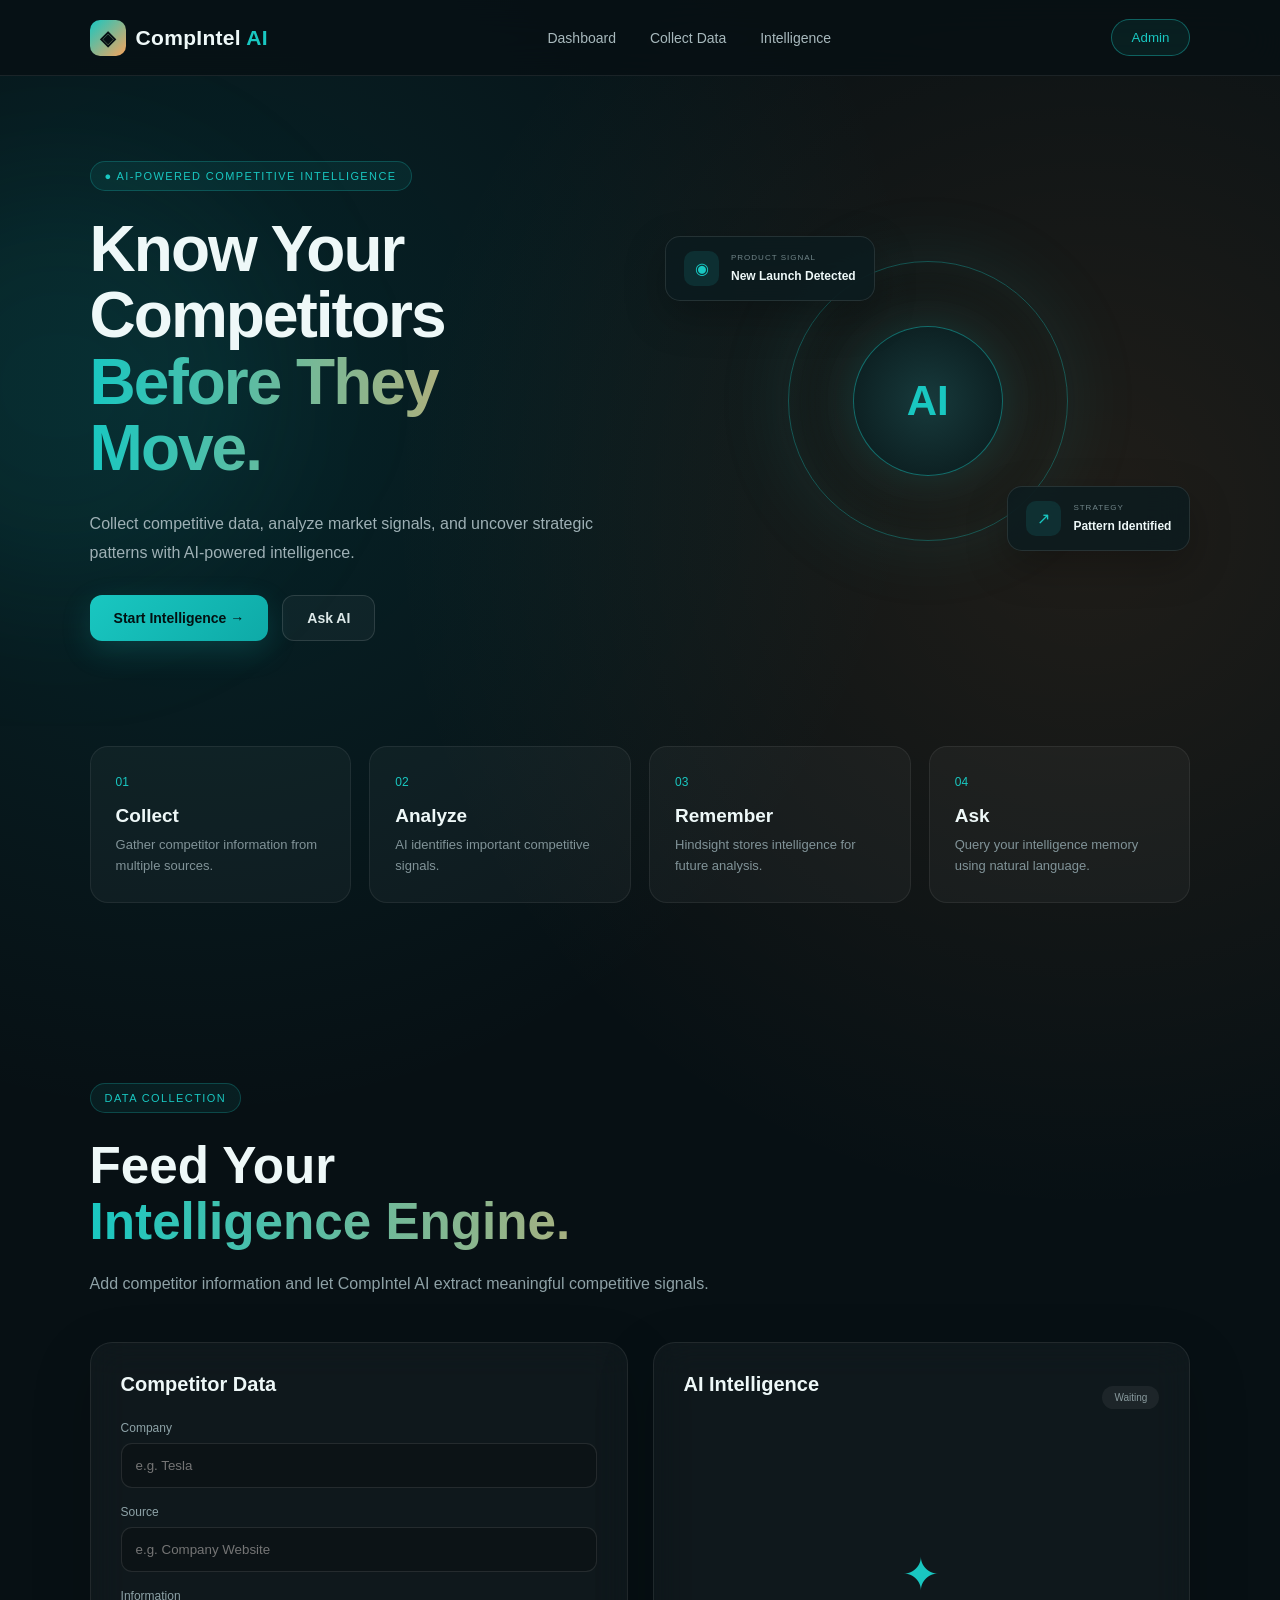
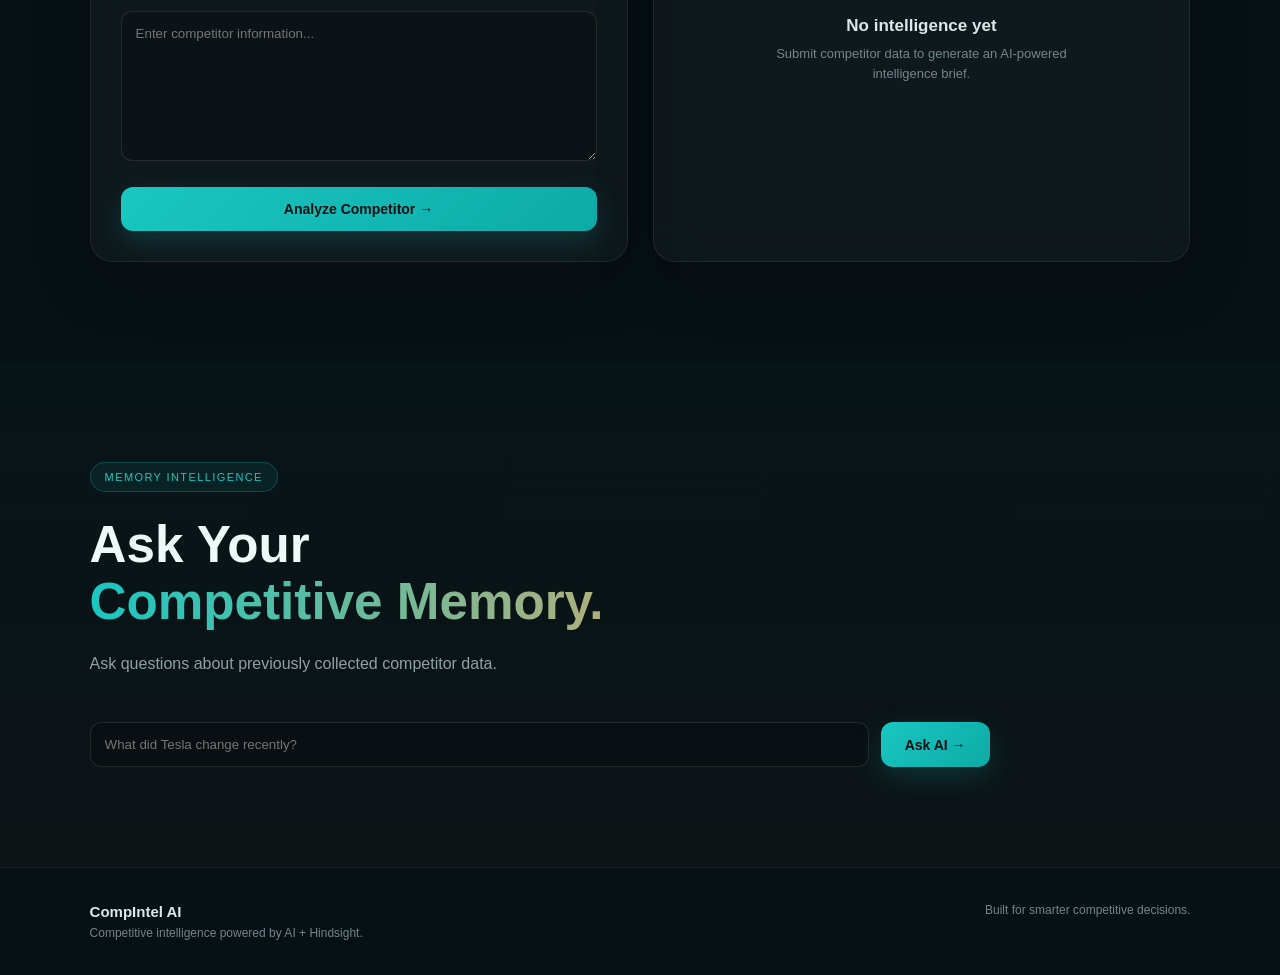
<file: froentend/index.html>
<!DOCTYPE html>
<html lang="en">
<head>
    <meta charset="UTF-8">
    <meta name="viewport" content="width=device-width, initial-scale=1.0">

    <title>CompIntel AI</title>

    <link rel="stylesheet" href="style.css">
</head>

<body>

    <!-- NAVBAR -->
    <nav class="navbar">
        <div class="logo">
            <span class="logo-icon">◈</span>
            <span>CompIntel <b>AI</b></span>
        </div>

        <div class="nav-links">
            <a href="#dashboard">Dashboard</a>
            <a href="#collect">Collect Data</a>
            <a href="#intelligence">Intelligence</a>
        </div>

        <button class="admin-btn">Admin</button>
    </nav>


    <!-- HERO -->
    <section class="hero" id="dashboard">

        <div class="hero-content">

            <div class="badge">
                ● AI-POWERED COMPETITIVE INTELLIGENCE
            </div>

            <h1>
                Know Your Competitors
                <span>Before They Move.</span>
            </h1>

            <p>
                Collect competitive data, analyze market signals,
                and uncover strategic patterns with AI-powered intelligence.
            </p>

            <div class="hero-buttons">
                <button class="primary-btn" onclick="scrollToCollect()">
                    Start Intelligence →
                </button>

                <button class="secondary-btn" onclick="askDemoQuestion()">
                    Ask AI
                </button>
            </div>

        </div>

        <div class="hero-visual">

            <div class="orbit-card card-one">
                <span>◉</span>
                <div>
                    <small>PRODUCT SIGNAL</small>
                    <strong>New Launch Detected</strong>
                </div>
            </div>

            <div class="ai-circle">
                <div class="ai-core">
                    AI
                </div>
            </div>

            <div class="orbit-card card-two">
                <span>↗</span>
                <div>
                    <small>STRATEGY</small>
                    <strong>Pattern Identified</strong>
                </div>
            </div>

        </div>

    </section>


    <!-- STATS -->
    <section class="stats">

        <div class="stat-card">
            <span>01</span>
            <h3>Collect</h3>
            <p>Gather competitor information from multiple sources.</p>
        </div>

        <div class="stat-card">
            <span>02</span>
            <h3>Analyze</h3>
            <p>AI identifies important competitive signals.</p>
        </div>

        <div class="stat-card">
            <span>03</span>
            <h3>Remember</h3>
            <p>Hindsight stores intelligence for future analysis.</p>
        </div>

        <div class="stat-card">
            <span>04</span>
            <h3>Ask</h3>
            <p>Query your intelligence memory using natural language.</p>
        </div>

    </section>


    <!-- COLLECT DATA -->
    <section class="workspace" id="collect">

        <div class="section-heading">
            <div class="badge">DATA COLLECTION</div>

            <h2>
                Feed Your
                <span>Intelligence Engine.</span>
            </h2>

            <p>
                Add competitor information and let CompIntel AI
                extract meaningful competitive signals.
            </p>
        </div>


        <div class="workspace-grid">

            <!-- INPUT -->
            <div class="glass-card">

                <h3>Competitor Data</h3>

                <label>Company</label>
                <input
                    id="company"
                    type="text"
                    placeholder="e.g. Tesla"
                >

                <label>Source</label>
                <input
                    id="source"
                    type="text"
                    placeholder="e.g. Company Website"
                >

                <label>Information</label>
                <textarea
                    id="content"
                    rows="8"
                    placeholder="Enter competitor information..."
                ></textarea>

                <button
                    class="primary-btn full-btn"
                    onclick="collectData()"
                >
                    Analyze Competitor →
                </button>

            </div>


            <!-- RESULT -->
            <div class="glass-card result-card">

                <div class="result-header">
                    <h3>AI Intelligence</h3>

                    <span id="status" class="status">
                        Waiting
                    </span>
                </div>

                <div id="analysisResult" class="result-content">

                    <div class="empty-state">
                        <div class="empty-icon">✦</div>

                        <h4>No intelligence yet</h4>

                        <p>
                            Submit competitor data to generate
                            an AI-powered intelligence brief.
                        </p>
                    </div>

                </div>

            </div>

        </div>

    </section>


    <!-- ASK AI -->
    <section class="ask-section" id="intelligence">

        <div class="section-heading">
            <div class="badge">MEMORY INTELLIGENCE</div>

            <h2>
                Ask Your
                <span>Competitive Memory.</span>
            </h2>

            <p>
                Ask questions about previously collected competitor data.
            </p>
        </div>


        <div class="ask-box">

            <input
                id="question"
                type="text"
                placeholder="What did Tesla change recently?"
            >

            <button
                class="primary-btn"
                onclick="askAgent()"
            >
                Ask AI →
            </button>

        </div>


        <div
            id="answerResult"
            class="answer-result"
        >
        </div>

    </section>


    <!-- FOOTER -->
    <footer>

        <div>
            <strong>CompIntel AI</strong>
            <p>Competitive intelligence powered by AI + Hindsight.</p>
        </div>

        <span>Built for smarter competitive decisions.</span>

    </footer>


    <script src="app.js"></script>

</body>
</html>
</file>
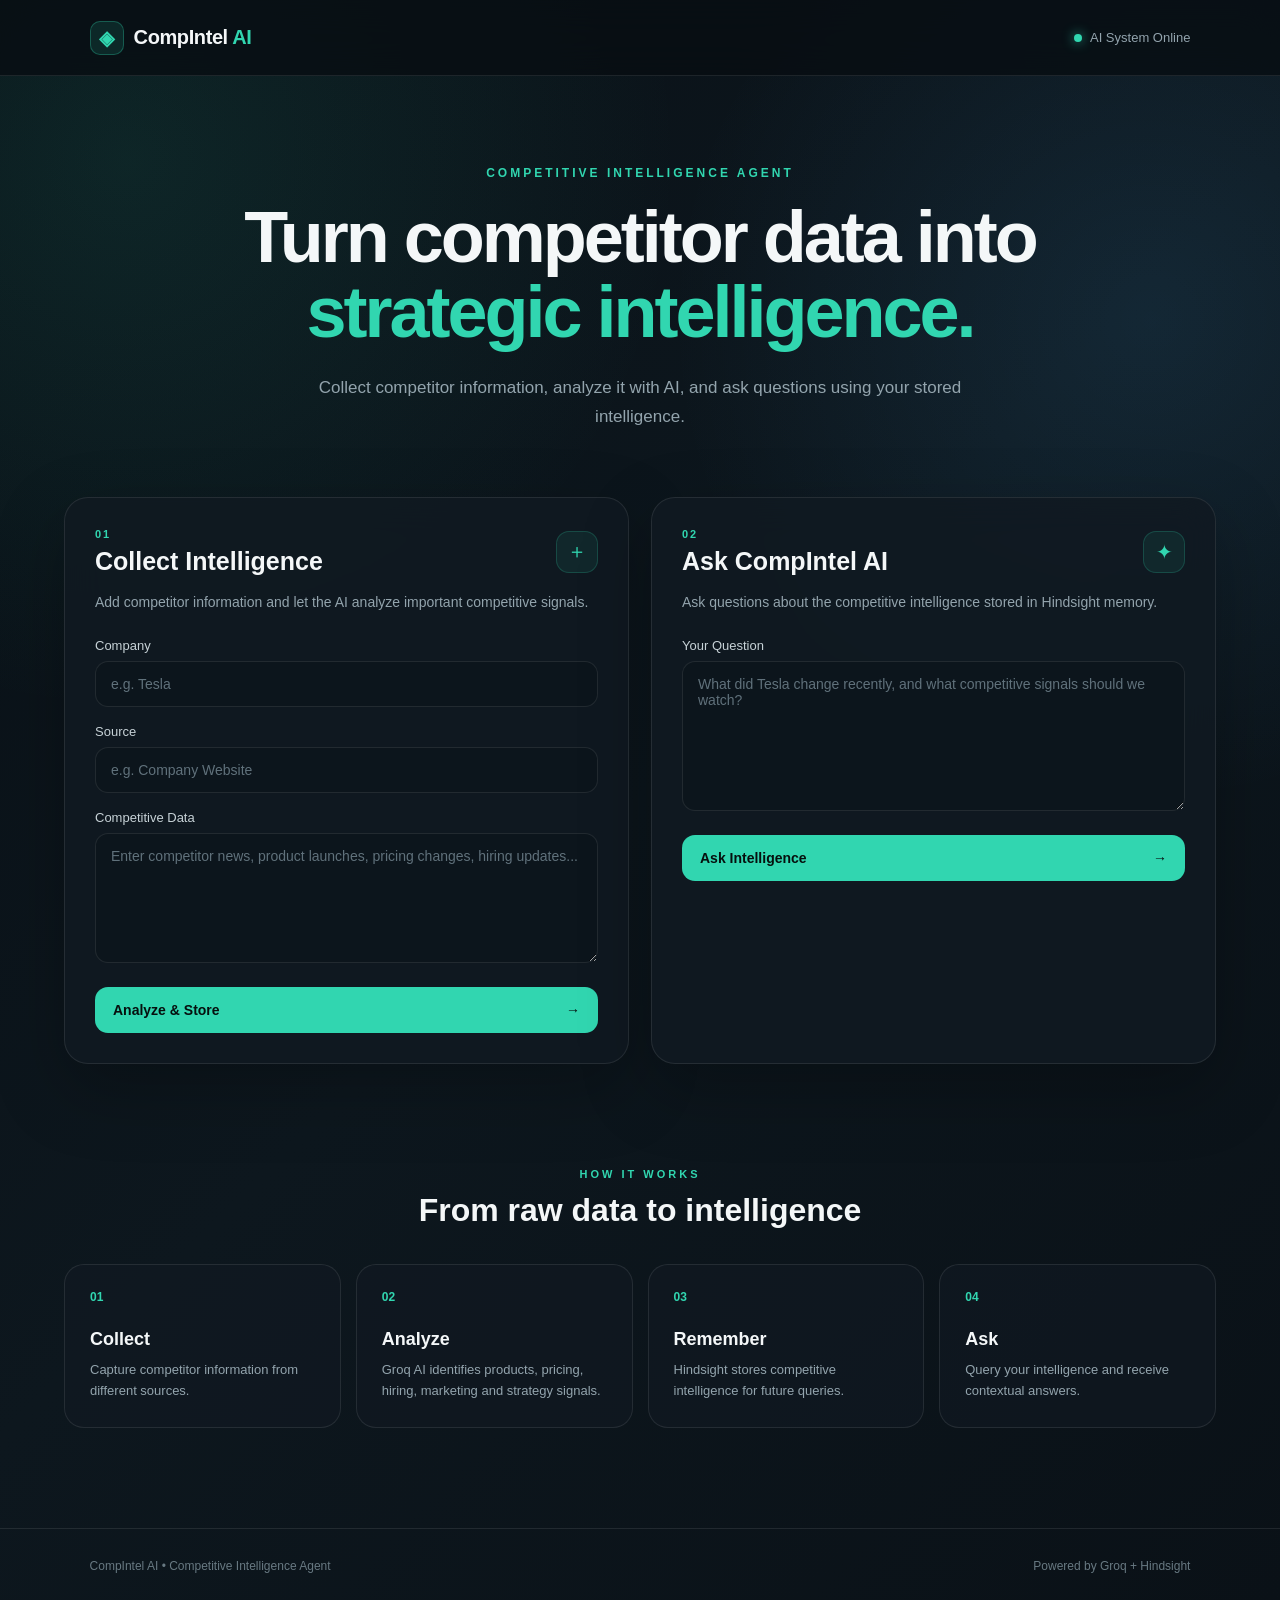
<file: frontend/index.html>
<!DOCTYPE html>
<html lang="en">
<head>
    <meta charset="UTF-8">
    <meta name="viewport" content="width=device-width, initial-scale=1.0">

    <title>CompIntel AI</title>

    <link rel="stylesheet" href="style.css">
</head>

<body>

    <header class="navbar">
        <div class="logo">
            <span class="logo-icon">◈</span>
            <span>CompIntel <b>AI</b></span>
        </div>

        <div class="nav-status">
            <span class="status-dot"></span>
            AI System Online
        </div>
    </header>


    <main class="container">

        <section class="hero">
            <div class="hero-content">
                <p class="eyebrow">COMPETITIVE INTELLIGENCE AGENT</p>

                <h1>
                    Turn competitor data into
                    <span>strategic intelligence.</span>
                </h1>

                <p class="hero-text">
                    Collect competitor information, analyze it with AI,
                    and ask questions using your stored intelligence.
                </p>
            </div>
        </section>


        <section class="dashboard">

            <!-- COLLECT DATA -->
            <div class="card collect-card">

                <div class="card-header">
                    <div>
                        <span class="card-label">01</span>
                        <h2>Collect Intelligence</h2>
                    </div>

                    <div class="icon-box">＋</div>
                </div>

                <p class="card-description">
                    Add competitor information and let the AI analyze
                    important competitive signals.
                </p>

                <label>Company</label>
                <input
                    type="text"
                    id="company"
                    placeholder="e.g. Tesla"
                >

                <label>Source</label>
                <input
                    type="text"
                    id="source"
                    placeholder="e.g. Company Website"
                >

                <label>Competitive Data</label>
                <textarea
                    id="content"
                    placeholder="Enter competitor news, product launches, pricing changes, hiring updates..."
                ></textarea>

                <button id="collectBtn" onclick="collectData()">
                    Analyze & Store
                    <span>→</span>
                </button>

                <div id="collectResult" class="result"></div>

            </div>


            <!-- ASK AI -->
            <div class="card ask-card">

                <div class="card-header">
                    <div>
                        <span class="card-label">02</span>
                        <h2>Ask CompIntel AI</h2>
                    </div>

                    <div class="icon-box">✦</div>
                </div>

                <p class="card-description">
                    Ask questions about the competitive intelligence
                    stored in Hindsight memory.
                </p>

                <label>Your Question</label>

                <textarea
                    id="question"
                    class="question-box"
                    placeholder="What did Tesla change recently, and what competitive signals should we watch?"
                ></textarea>

                <button id="askBtn" onclick="askAI()">
                    Ask Intelligence
                    <span>→</span>
                </button>

                <div id="askResult" class="answer-box"></div>

            </div>

        </section>


        <section class="workflow">

            <div class="workflow-title">
                <span>HOW IT WORKS</span>
                <h2>From raw data to intelligence</h2>
            </div>

            <div class="workflow-grid">

                <div class="workflow-item">
                    <div class="workflow-number">01</div>
                    <h3>Collect</h3>
                    <p>
                        Capture competitor information from different
                        sources.
                    </p>
                </div>

                <div class="workflow-item">
                    <div class="workflow-number">02</div>
                    <h3>Analyze</h3>
                    <p>
                        Groq AI identifies products, pricing, hiring,
                        marketing and strategy signals.
                    </p>
                </div>

                <div class="workflow-item">
                    <div class="workflow-number">03</div>
                    <h3>Remember</h3>
                    <p>
                        Hindsight stores competitive intelligence
                        for future queries.
                    </p>
                </div>

                <div class="workflow-item">
                    <div class="workflow-number">04</div>
                    <h3>Ask</h3>
                    <p>
                        Query your intelligence and receive contextual
                        answers.
                    </p>
                </div>

            </div>

        </section>

    </main>


    <footer>
        <p>CompIntel AI • Competitive Intelligence Agent</p>
        <span>Powered by Groq + Hindsight</span>
    </footer>


    <script src="app.js"></script>

</body>
</html>
</file>
<file: froentend/style.css>
* {
    margin: 0;
    padding: 0;
    box-sizing: border-box;
}

html {
    scroll-behavior: smooth;
}

body {
    font-family: Arial, Helvetica, sans-serif;
    background:
        radial-gradient(circle at 15% 15%, rgba(0, 180, 190, 0.12), transparent 30%),
        radial-gradient(circle at 85% 20%, rgba(255, 150, 70, 0.10), transparent 30%),
        #071014;
    color: #eef8f8;
    min-height: 100vh;
}


/* =========================
   NAVBAR
========================= */

.navbar {
    width: 100%;
    height: 76px;
    padding: 0 7%;
    display: flex;
    align-items: center;
    justify-content: space-between;

    background: rgba(7, 16, 20, 0.78);
    border-bottom: 1px solid rgba(255,255,255,0.08);

    backdrop-filter: blur(18px);

    position: sticky;
    top: 0;
    z-index: 100;
}

.logo {
    display: flex;
    align-items: center;
    gap: 10px;

    font-size: 21px;
    font-weight: 700;
    letter-spacing: 0.3px;
}

.logo-icon {
    width: 36px;
    height: 36px;

    display: flex;
    align-items: center;
    justify-content: center;

    border-radius: 10px;

    background: linear-gradient(
        135deg,
        #18c7c1,
        #f6a45c
    );

    color: #071014;
    font-size: 20px;
}

.logo b {
    color: #19c7c1;
}

.nav-links {
    display: flex;
    gap: 34px;
}

.nav-links a {
    color: #a8b9bd;
    text-decoration: none;
    font-size: 14px;

    transition: 0.3s;
}

.nav-links a:hover {
    color: #19c7c1;
}

.admin-btn {
    border: 1px solid rgba(25,199,193,0.4);

    background: rgba(25,199,193,0.08);

    color: #19c7c1;

    padding: 10px 20px;

    border-radius: 30px;

    cursor: pointer;
}


/* =========================
   HERO
========================= */

.hero {
    min-height: 650px;

    padding: 80px 7%;

    display: grid;

    grid-template-columns: 1fr 1fr;

    align-items: center;

    gap: 50px;

    position: relative;

    overflow: hidden;
}

.hero::before {
    content: "";

    position: absolute;

    width: 420px;
    height: 420px;

    background: rgba(25,199,193,0.08);

    filter: blur(80px);

    border-radius: 50%;

    left: -150px;
    top: 100px;
}

.hero-content {
    position: relative;
    z-index: 2;
}

.badge {
    display: inline-block;

    padding: 8px 14px;

    border-radius: 30px;

    background: rgba(25,199,193,0.08);

    border: 1px solid rgba(25,199,193,0.25);

    color: #19c7c1;

    font-size: 11px;

    letter-spacing: 1.4px;

    margin-bottom: 25px;
}

.hero h1 {
    font-size: clamp(42px, 5vw, 72px);

    line-height: 1.04;

    letter-spacing: -2px;

    max-width: 700px;
}

.hero h1 span,
.section-heading h2 span {
    display: block;

    background: linear-gradient(
        90deg,
        #19c7c1,
        #f6a45c
    );

    -webkit-background-clip: text;
    -webkit-text-fill-color: transparent;
}

.hero p {
    color: #9eb0b5;

    max-width: 590px;

    line-height: 1.8;

    margin: 28px 0;

    font-size: 16px;
}

.hero-buttons {
    display: flex;
    gap: 14px;
}

.primary-btn,
.secondary-btn {
    border: none;

    padding: 14px 24px;

    border-radius: 12px;

    font-size: 14px;

    font-weight: 600;

    cursor: pointer;

    transition: 0.3s;
}

.primary-btn {
    background: linear-gradient(
        135deg,
        #19c7c1,
        #0eaaa7
    );

    color: #031112;

    box-shadow:
        0 10px 30px rgba(25,199,193,0.18);
}

.primary-btn:hover {
    transform: translateY(-2px);

    box-shadow:
        0 14px 35px rgba(25,199,193,0.28);
}

.secondary-btn {
    background: rgba(255,255,255,0.04);

    color: #dce8e8;

    border: 1px solid rgba(255,255,255,0.12);
}

.secondary-btn:hover {
    background: rgba(255,255,255,0.08);
}


/* =========================
   HERO VISUAL
========================= */

.hero-visual {
    min-height: 430px;

    display: flex;

    align-items: center;

    justify-content: center;

    position: relative;
}

.ai-circle {
    width: 280px;
    height: 280px;

    border-radius: 50%;

    border: 1px solid rgba(25,199,193,0.35);

    display: flex;

    align-items: center;
    justify-content: center;

    box-shadow:
        0 0 80px rgba(25,199,193,0.10),
        inset 0 0 50px rgba(25,199,193,0.06);

    animation: float 5s ease-in-out infinite;
}

.ai-core {
    width: 150px;
    height: 150px;

    border-radius: 50%;

    display: flex;

    align-items: center;
    justify-content: center;

    font-size: 42px;

    font-weight: 800;

    background:
        radial-gradient(
            circle,
            #173a3c,
            #091719
        );

    border: 1px solid rgba(25,199,193,0.45);

    color: #19c7c1;

    box-shadow:
        0 0 60px rgba(25,199,193,0.2);
}

.orbit-card {
    position: absolute;

    display: flex;

    align-items: center;

    gap: 12px;

    padding: 14px 18px;

    border-radius: 15px;

    background: rgba(12,28,31,0.82);

    border: 1px solid rgba(255,255,255,0.1);

    backdrop-filter: blur(16px);

    box-shadow:
        0 15px 40px rgba(0,0,0,0.25);
}

.orbit-card span {
    width: 35px;
    height: 35px;

    display: flex;
    align-items: center;
    justify-content: center;

    border-radius: 10px;

    background: rgba(25,199,193,0.12);

    color: #19c7c1;
}

.orbit-card small {
    display: block;

    color: #718589;

    font-size: 8px;

    letter-spacing: 1px;

    margin-bottom: 4px;
}

.orbit-card strong {
    font-size: 12px;
}

.card-one {
    top: 50px;
    left: 0;
}

.card-two {
    right: 0;
    bottom: 65px;
}

@keyframes float {
    0%, 100% {
        transform: translateY(0);
    }

    50% {
        transform: translateY(-12px);
    }
}


/* =========================
   STATS
========================= */

.stats {
    padding: 20px 7% 80px;

    display: grid;

    grid-template-columns: repeat(4, 1fr);

    gap: 18px;
}

.stat-card {
    padding: 25px;

    border-radius: 18px;

    background: rgba(255,255,255,0.035);

    border: 1px solid rgba(255,255,255,0.07);

    transition: 0.3s;
}

.stat-card:hover {
    transform: translateY(-5px);

    border-color: rgba(25,199,193,0.25);
}

.stat-card span {
    color: #19c7c1;

    font-size: 12px;
}

.stat-card h3 {
    margin: 15px 0 8px;

    font-size: 19px;
}

.stat-card p {
    color: #819398;

    line-height: 1.6;

    font-size: 13px;
}


/* =========================
   SECTIONS
========================= */

.workspace,
.ask-section {
    padding: 100px 7%;
}

.section-heading {
    max-width: 750px;

    margin-bottom: 45px;
}

.section-heading h2 {
    font-size: clamp(34px, 4vw, 52px);

    line-height: 1.1;

    margin-bottom: 20px;
}

.section-heading p {
    color: #8ea1a6;

    line-height: 1.7;
}


/* =========================
   WORKSPACE
========================= */

.workspace-grid {
    display: grid;

    grid-template-columns: 1fr 1fr;

    gap: 25px;
}

.glass-card {
    padding: 30px;

    border-radius: 22px;

    background: rgba(255,255,255,0.035);

    border: 1px solid rgba(255,255,255,0.08);

    backdrop-filter: blur(18px);

    box-shadow:
        0 20px 60px rgba(0,0,0,0.18);
}

.glass-card h3 {
    font-size: 20px;

    margin-bottom: 25px;
}

.glass-card label {
    display: block;

    margin: 17px 0 8px;

    color: #8ea3a8;

    font-size: 12px;
}

.glass-card input,
.glass-card textarea,
.ask-box input {
    width: 100%;

    border: 1px solid rgba(255,255,255,0.1);

    background: rgba(0,0,0,0.18);

    color: white;

    border-radius: 11px;

    padding: 14px;

    outline: none;

    font-family: inherit;

    transition: 0.3s;
}

.glass-card textarea {
    resize: vertical;
}

.glass-card input:focus,
.glass-card textarea:focus,
.ask-box input:focus {
    border-color: rgba(25,199,193,0.6);

    box-shadow:
        0 0 0 3px rgba(25,199,193,0.06);
}

.full-btn {
    width: 100%;

    margin-top: 22px;
}


/* =========================
   RESULT
========================= */

.result-header {
    display: flex;

    align-items: center;

    justify-content: space-between;

    margin-bottom: 20px;
}

.status {
    padding: 6px 12px;

    border-radius: 20px;

    font-size: 10px;

    background: rgba(255,255,255,0.06);

    color: #899a9e;
}

.status.active {
    background: rgba(25,199,193,0.12);

    color: #19c7c1;
}

.result-content {
    min-height: 350px;

    max-height: 550px;

    overflow-y: auto;
}

.empty-state {
    min-height: 350px;

    display: flex;

    flex-direction: column;

    align-items: center;

    justify-content: center;

    text-align: center;

    color: #74868a;
}

.empty-icon {
    font-size: 45px;

    color: #19c7c1;

    margin-bottom: 15px;
}

.empty-state h4 {
    color: #dbe8e8;

    font-size: 17px;

    margin-bottom: 8px;
}

.empty-state p {
    max-width: 300px;

    font-size: 13px;

    line-height: 1.6;
}

.analysis {
    color: #cbd9da;

    line-height: 1.7;

    font-size: 13px;

    white-space: pre-wrap;
}


/* =========================
   ASK AI
========================= */

.ask-section {
    background:
        linear-gradient(
            180deg,
            rgba(25,199,193,0.025),
            rgba(246,164,92,0.025)
        );
}

.ask-box {
    display: flex;

    gap: 12px;

    max-width: 900px;
}

.ask-box input {
    flex: 1;
}

.ask-box .primary-btn {
    white-space: nowrap;
}

.answer-result {
    max-width: 900px;

    margin-top: 25px;

    padding: 25px;

    border-radius: 18px;

    background: rgba(255,255,255,0.035);

    border: 1px solid rgba(255,255,255,0.08);

    color: #cbd9da;

    line-height: 1.7;

    white-space: pre-wrap;

    display: none;
}


/* =========================
   FOOTER
========================= */

footer {
    padding: 35px 7%;

    border-top: 1px solid rgba(255,255,255,0.07);

    display: flex;

    justify-content: space-between;

    gap: 30px;

    color: #728589;

    font-size: 12px;
}

footer strong {
    color: #dce8e8;

    font-size: 15px;
}

footer p {
    margin-top: 6px;
}


/* =========================
   RESPONSIVE
========================= */

@media (max-width: 900px) {

    .nav-links {
        display: none;
    }

    .hero {
        grid-template-columns: 1fr;

        padding-top: 60px;
    }

    .hero-visual {
        min-height: 360px;
    }

    .stats {
        grid-template-columns: repeat(2, 1fr);
    }

    .workspace-grid {
        grid-template-columns: 1fr;
    }
}


@media (max-width: 600px) {

    .navbar {
        padding: 0 5%;
    }

    .hero,
    .workspace,
    .ask-section {
        padding-left: 5%;
        padding-right: 5%;
    }

    .hero h1 {
        font-size: 42px;
    }

    .stats {
        grid-template-columns: 1fr;

        padding-left: 5%;
        padding-right: 5%;
    }

    .orbit-card {
        transform: scale(0.85);
    }

    .card-one {
        left: -15px;
    }

    .card-two {
        right: -15px;
    }

    .ask-box {
        flex-direction: column;
    }

    footer {
        flex-direction: column;
    }
}
</file>
<file: frontend/style.css>
* {
    margin: 0;
    padding: 0;
    box-sizing: border-box;
}

:root {
    --bg: #0b1117;
    --surface: #111a22;
    --surface-light: #16232d;
    --border: rgba(255, 255, 255, 0.09);
    --text: #f4f7f8;
    --muted: #93a4ad;
    --accent: #31d6b0;
    --accent-dark: #1aa88b;
    --blue: #4db8ff;
}

body {
    min-height: 100vh;
    font-family: Arial, Helvetica, sans-serif;
    color: var(--text);
    background:
        radial-gradient(circle at 10% 10%, rgba(49, 214, 176, 0.10), transparent 30%),
        radial-gradient(circle at 90% 20%, rgba(77, 184, 255, 0.10), transparent 28%),
        linear-gradient(135deg, #091016, #0d171e 50%, #0a1117);
}

/* NAVBAR */

.navbar {
    height: 76px;
    padding: 0 7%;
    display: flex;
    align-items: center;
    justify-content: space-between;
    border-bottom: 1px solid var(--border);
    background: rgba(8, 14, 19, 0.82);
    backdrop-filter: blur(18px);
    position: sticky;
    top: 0;
    z-index: 10;
}

.logo {
    display: flex;
    align-items: center;
    gap: 10px;
    font-size: 20px;
    font-weight: 700;
    letter-spacing: -0.4px;
}

.logo b {
    color: var(--accent);
}

.logo-icon {
    width: 34px;
    height: 34px;
    border-radius: 10px;
    display: grid;
    place-items: center;
    background: rgba(49, 214, 176, 0.12);
    border: 1px solid rgba(49, 214, 176, 0.3);
    color: var(--accent);
}

.nav-status {
    color: var(--muted);
    font-size: 13px;
    display: flex;
    align-items: center;
    gap: 8px;
}

.status-dot {
    width: 8px;
    height: 8px;
    border-radius: 50%;
    background: var(--accent);
    box-shadow: 0 0 12px rgba(49, 214, 176, 0.8);
}

/* MAIN */

.container {
    width: min(1180px, 90%);
    margin: auto;
}

.hero {
    padding: 90px 0 65px;
    text-align: center;
}

.eyebrow {
    color: var(--accent);
    font-size: 12px;
    font-weight: 700;
    letter-spacing: 3px;
    margin-bottom: 20px;
}

.hero h1 {
    max-width: 850px;
    margin: auto;
    font-size: clamp(42px, 6vw, 72px);
    line-height: 1.04;
    letter-spacing: -3px;
}

.hero h1 span {
    display: block;
    color: var(--accent);
}

.hero-text {
    max-width: 650px;
    margin: 24px auto 0;
    color: var(--muted);
    font-size: 17px;
    line-height: 1.7;
}

/* DASHBOARD */

.dashboard {
    display: grid;
    grid-template-columns: 1fr 1fr;
    gap: 22px;
}

.card {
    background: rgba(17, 26, 34, 0.88);
    border: 1px solid var(--border);
    border-radius: 24px;
    padding: 30px;
    box-shadow: 0 25px 70px rgba(0, 0, 0, 0.25);
    backdrop-filter: blur(18px);
}

.card-header {
    display: flex;
    align-items: center;
    justify-content: space-between;
    margin-bottom: 15px;
}

.card-label {
    display: block;
    color: var(--accent);
    font-size: 11px;
    font-weight: 700;
    letter-spacing: 2px;
    margin-bottom: 7px;
}

.card h2 {
    font-size: 25px;
}

.icon-box {
    width: 42px;
    height: 42px;
    border-radius: 13px;
    display: grid;
    place-items: center;
    color: var(--accent);
    background: rgba(49, 214, 176, 0.08);
    border: 1px solid rgba(49, 214, 176, 0.2);
    font-size: 20px;
}

.card-description {
    color: var(--muted);
    line-height: 1.6;
    font-size: 14px;
    margin-bottom: 25px;
}

label {
    display: block;
    color: #c7d2d7;
    font-size: 13px;
    margin: 17px 0 8px;
}

input,
textarea {
    width: 100%;
    border: 1px solid var(--border);
    outline: none;
    border-radius: 13px;
    padding: 14px 15px;
    color: var(--text);
    background: #0c151c;
    font-size: 14px;
    transition: 0.25s ease;
}

input:focus,
textarea:focus {
    border-color: rgba(49, 214, 176, 0.55);
    box-shadow: 0 0 0 3px rgba(49, 214, 176, 0.07);
}

textarea {
    min-height: 130px;
    resize: vertical;
    font-family: inherit;
}

.question-box {
    min-height: 150px;
}

input::placeholder,
textarea::placeholder {
    color: #60717b;
}

button {
    width: 100%;
    margin-top: 20px;
    border: none;
    border-radius: 13px;
    padding: 15px 18px;
    cursor: pointer;
    color: #06100e;
    background: var(--accent);
    font-size: 14px;
    font-weight: 800;
    transition: 0.25s ease;
    display: flex;
    justify-content: space-between;
    align-items: center;
}

button:hover {
    background: #55e5c3;
    transform: translateY(-2px);
    box-shadow: 0 12px 30px rgba(49, 214, 176, 0.18);
}

button:disabled {
    opacity: 0.6;
    cursor: wait;
    transform: none;
}

/* RESULTS */

.result,
.answer-box {
    margin-top: 18px;
    padding: 15px;
    border-radius: 13px;
    background: rgba(49, 214, 176, 0.05);
    border: 1px solid rgba(49, 214, 176, 0.12);
    color: #c8d5d9;
    font-size: 13px;
    line-height: 1.7;
    white-space: pre-wrap;
    display: none;
    max-height: 400px;
    overflow-y: auto;
}

.result.show,
.answer-box.show {
    display: block;
}

/* WORKFLOW */

.workflow {
    padding: 100px 0;
}

.workflow-title {
    text-align: center;
    margin-bottom: 35px;
}

.workflow-title span {
    color: var(--accent);
    font-size: 11px;
    font-weight: 700;
    letter-spacing: 3px;
}

.workflow-title h2 {
    margin-top: 10px;
    font-size: 32px;
}

.workflow-grid {
    display: grid;
    grid-template-columns: repeat(4, 1fr);
    gap: 15px;
}

.workflow-item {
    padding: 25px;
    border-radius: 20px;
    border: 1px solid var(--border);
    background: rgba(17, 26, 34, 0.65);
}

.workflow-number {
    color: var(--accent);
    font-size: 12px;
    font-weight: bold;
    margin-bottom: 25px;
}

.workflow-item h3 {
    margin-bottom: 10px;
    font-size: 18px;
}

.workflow-item p {
    color: var(--muted);
    font-size: 13px;
    line-height: 1.6;
}

/* FOOTER */

footer {
    padding: 30px 7%;
    border-top: 1px solid var(--border);
    display: flex;
    justify-content: space-between;
    color: #687982;
    font-size: 12px;
}

/* RESPONSIVE */

@media (max-width: 850px) {
    .dashboard {
        grid-template-columns: 1fr;
    }

    .workflow-grid {
        grid-template-columns: 1fr 1fr;
    }

    .hero {
        padding-top: 65px;
    }
}

@media (max-width: 550px) {
    .navbar {
        padding: 0 5%;
    }

    .nav-status {
        display: none;
    }

    .container {
        width: 92%;
    }

    .hero h1 {
        font-size: 43px;
        letter-spacing: -2px;
    }

    .workflow-grid {
        grid-template-columns: 1fr;
    }

    footer {
        flex-direction: column;
        gap: 8px;
    }

    .card {
        padding: 22px;
    }
}
</file>
